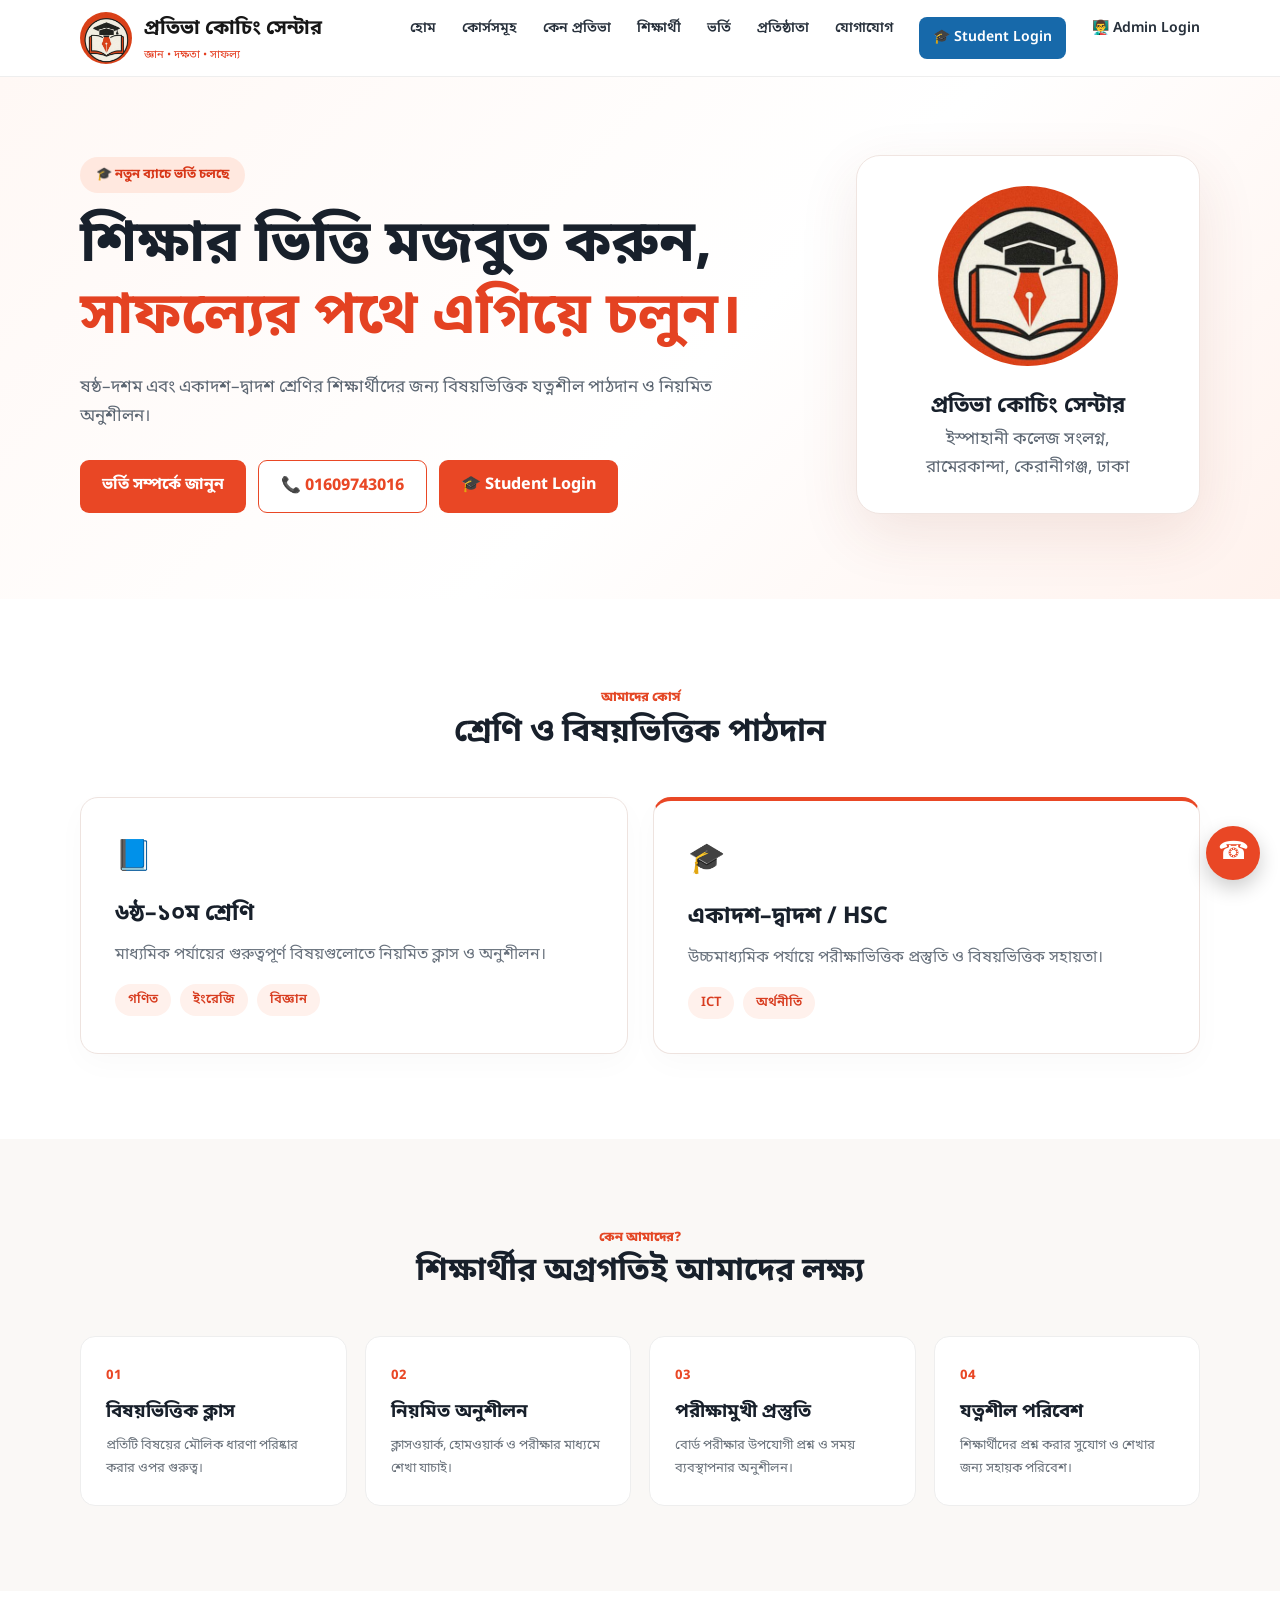
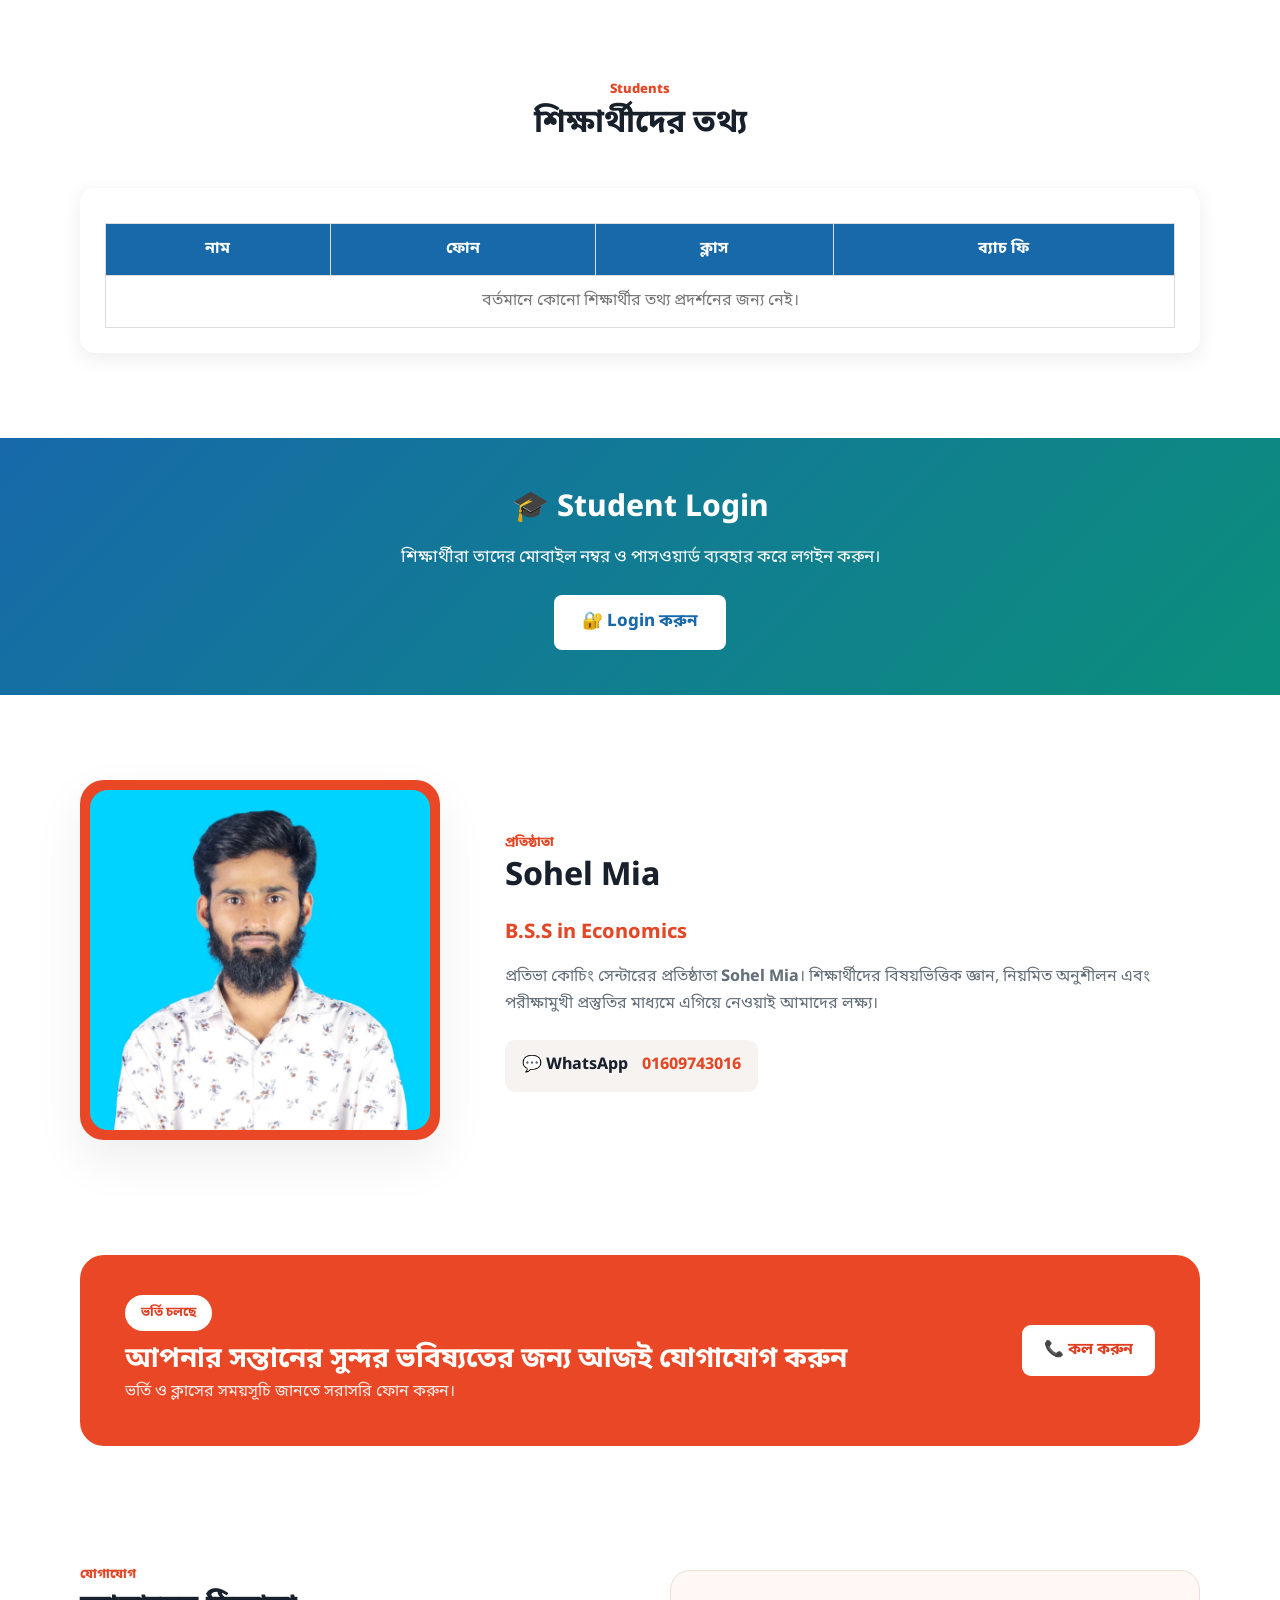
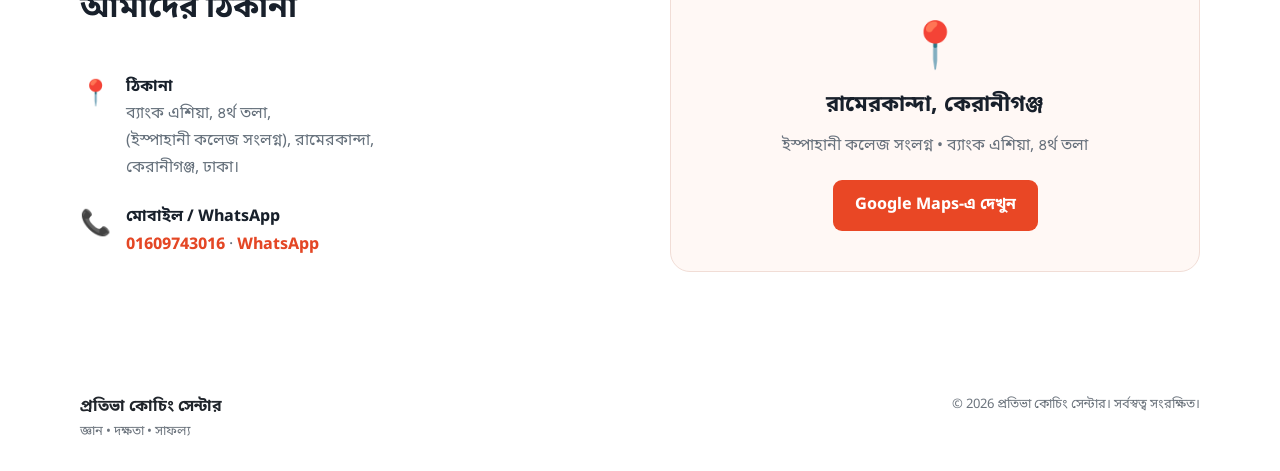
<file: index.html>
<!DOCTYPE html>
<html lang="bn">

<head>
  <meta charset="UTF-8">
  <meta name="viewport" content="width=device-width, initial-scale=1.0">

  <meta name="description"
    content="প্রতিভা কোচিং সেন্টার — ৬ষ্ঠ-১০ম এবং একাদশ-দ্বাদশ শ্রেণির নিয়মিত পাঠদান।">

  <title>প্রতিভা কোচিং সেন্টার</title>

  <link rel="stylesheet" href="style.css">

  <style>

    /* =========================
       STUDENT LOGIN BUTTON
    ========================= */

    .student-login-link {
      background: #1769aa;
      color: white !important;
      border-radius: 8px;
      padding: 9px 14px !important;
      font-weight: bold;
    }

    .student-login-link:hover {
      background: #0d4f82;
    }


    /* =========================
       STUDENT LOGIN SECTION
    ========================= */

    .student-login-section {
      background: linear-gradient(135deg, #1769aa, #0b8f7b);
      color: white;
      padding: 45px 20px;
      text-align: center;
    }

    .student-login-box {
      max-width: 800px;
      margin: auto;
    }

    .student-login-box h2 {
      font-size: 30px;
      margin-bottom: 10px;
    }

    .student-login-box p {
      font-size: 17px;
      margin-bottom: 22px;
    }

    .student-login-btn {
      display: inline-block;
      background: white;
      color: #1769aa;
      padding: 13px 28px;
      border-radius: 8px;
      text-decoration: none;
      font-weight: bold;
      font-size: 17px;
    }

    .student-login-btn:hover {
      background: #f0f0f0;
    }


    /* =========================
       STUDENT SECTION
    ========================= */

    .student-box {
      background: white;
      padding: 25px;
      border-radius: 15px;
      box-shadow: 0 5px 20px rgba(0,0,0,0.08);
      margin-top: 25px;
    }

    .student-table-wrapper {
      overflow-x: auto;
      margin-top: 10px;
    }

    .student-table {
      width: 100%;
      min-width: 600px;
      border-collapse: collapse;
    }

    .student-table th,
    .student-table td {
      border: 1px solid #ddd;
      padding: 12px;
      text-align: center;
    }

    .student-table th {
      background: #1769aa;
      color: white;
    }

    .student-empty {
      text-align: center;
      padding: 25px;
      color: #777;
    }

  </style>

</head>


<body>


<!-- =========================
     HEADER
========================= -->

<header class="header">

  <div class="container nav">

    <a class="brand" href="#home">

      <img
        src="logo.jpg"
        alt="প্রতিভা কোচিং সেন্টার লোগো"
      >

      <div>

        <strong>
          প্রতিভা কোচিং সেন্টার
        </strong>

        <span>
          জ্ঞান • দক্ষতা • সাফল্য
        </span>

      </div>

    </a>


    <button
      class="menu"
      aria-label="মেনু"
    >
      ☰
    </button>


    <nav id="navlinks">

      <a href="#home">
        হোম
      </a>

      <a href="#courses">
        কোর্সসমূহ
      </a>

      <a href="#why">
        কেন প্রতিভা
      </a>

      <a href="#students">
        শিক্ষার্থী
      </a>

      <a href="#admission">
        ভর্তি
      </a>

      <a href="#founder">
        প্রতিষ্ঠাতা
      </a>

      <a href="#contact">
        যোগাযোগ
      </a>

      <!-- STUDENT LOGIN -->

      <a
        href="student-login.html"
        class="student-login-link"
      >
        🎓 Student Login
      </a>

      <a
        herf="admin-login.html"
        class="admin-login-link"
        >
        👨‍🏫 Admin Login
        </a>
    </nav>

  </div>

</header>



<main>


<!-- =========================
     HOME
========================= -->

<section id="home" class="hero">

  <div class="container hero-grid">

    <div>

      <div class="badge">
        🎓 নতুন ব্যাচে ভর্তি চলছে
      </div>


      <h1>

        শিক্ষার ভিত্তি মজবুত করুন,

        <br>

        <em>
          সাফল্যের পথে এগিয়ে চলুন।
        </em>

      </h1>


      <p>

        ষষ্ঠ–দশম এবং একাদশ–দ্বাদশ শ্রেণির
        শিক্ষার্থীদের জন্য বিষয়ভিত্তিক
        যত্নশীল পাঠদান ও নিয়মিত অনুশীলন।

      </p>


      <div class="buttons">

        <a
          class="btn primary"
          href="#admission"
        >
          ভর্তি সম্পর্কে জানুন
        </a>


        <a
          class="btn outline"
          href="tel:01609743016"
        >
          📞 01609743016
        </a>


        <!-- STUDENT LOGIN -->

        <a
          class="btn primary"
          href="student-login.html"
        >
          🎓 Student Login
        </a>

      </div>

    </div>



    <div class="hero-card">

      <img
        src="logo.jpg"
        alt="প্রতিভা কোচিং সেন্টার"
      >


      <h3>
        প্রতিভা কোচিং সেন্টার
      </h3>


      <p>

        ইস্পাহানী কলেজ সংলগ্ন,

        <br>

        রামেরকান্দা, কেরানীগঞ্জ, ঢাকা

      </p>

    </div>

  </div>

</section>



<!-- =========================
     COURSES
========================= -->

<section
  id="courses"
  class="section"
>

  <div class="container">

    <div class="section-title">

      <span>
        আমাদের কোর্স
      </span>


      <h2>
        শ্রেণি ও বিষয়ভিত্তিক পাঠদান
      </h2>

    </div>



    <div class="cards">


      <article class="card">

        <div class="icon">
          📘
        </div>


        <h3>
          ৬ষ্ঠ–১০ম শ্রেণি
        </h3>


        <p>

          মাধ্যমিক পর্যায়ের গুরুত্বপূর্ণ
          বিষয়গুলোতে নিয়মিত ক্লাস ও অনুশীলন।

        </p>


        <ul>

          <li>
            গণিত
          </li>

          <li>
            ইংরেজি
          </li>

          <li>
            বিজ্ঞান
          </li>

        </ul>

      </article>



      <article class="card featured">

        <div class="icon">
          🎓
        </div>


        <h3>
          একাদশ–দ্বাদশ / HSC
        </h3>


        <p>

          উচ্চমাধ্যমিক পর্যায়ে পরীক্ষাভিত্তিক
          প্রস্তুতি ও বিষয়ভিত্তিক সহায়তা।

        </p>


        <ul>

          <li>
            ICT
          </li>

          <li>
            অর্থনীতি
          </li>

        </ul>

      </article>


    </div>

  </div>

</section>



<!-- =========================
     WHY
========================= -->

<section
  id="why"
  class="section soft"
>

  <div class="container">

    <div class="section-title">

      <span>
        কেন আমাদের?
      </span>


      <h2>
        শিক্ষার্থীর অগ্রগতিই আমাদের লক্ষ্য
      </h2>

    </div>



    <div class="features">


      <div>

        <b>
          01
        </b>


        <h3>
          বিষয়ভিত্তিক ক্লাস
        </h3>


        <p>

          প্রতিটি বিষয়ের মৌলিক ধারণা পরিষ্কার
          করার ওপর গুরুত্ব।

        </p>

      </div>



      <div>

        <b>
          02
        </b>


        <h3>
          নিয়মিত অনুশীলন
        </h3>


        <p>

          ক্লাসওয়ার্ক, হোমওয়ার্ক ও পরীক্ষার
          মাধ্যমে শেখা যাচাই।

        </p>

      </div>



      <div>

        <b>
          03
        </b>


        <h3>
          পরীক্ষামুখী প্রস্তুতি
        </h3>


        <p>

          বোর্ড পরীক্ষার উপযোগী প্রশ্ন ও
          সময় ব্যবস্থাপনার অনুশীলন।

        </p>

      </div>



      <div>

        <b>
          04
        </b>


        <h3>
          যত্নশীল পরিবেশ
        </h3>


        <p>

          শিক্ষার্থীদের প্রশ্ন করার সুযোগ ও
          শেখার জন্য সহায়ক পরিবেশ।

        </p>

      </div>


    </div>

  </div>

</section>



<!-- =========================
     STUDENTS
========================= -->

<section
  id="students"
  class="section"
>

  <div class="container">


    <div class="section-title">

      <span>
        Students
      </span>


      <h2>
        শিক্ষার্থীদের তথ্য
      </h2>

    </div>



    <div class="student-box">


      <div class="student-table-wrapper">


        <table class="student-table">


          <thead>

            <tr>

              <th>
                নাম
              </th>

              <th>
                ফোন
              </th>

              <th>
                ক্লাস
              </th>

              <th>
                ব্যাচ ফি
              </th>

            </tr>

          </thead>



          <tbody id="studentList">

            <tr>

              <td
                colspan="4"
                class="student-empty"
              >

                বর্তমানে কোনো শিক্ষার্থীর তথ্য
                প্রদর্শনের জন্য নেই।

              </td>

            </tr>

          </tbody>


        </table>


      </div>


    </div>

  </div>

</section>



<!-- =========================
     STUDENT LOGIN SECTION
========================= -->

<section class="student-login-section">

  <div class="student-login-box">

    <h2>
      🎓 Student Login
    </h2>

    <p>
      শিক্ষার্থীরা তাদের মোবাইল নম্বর ও
      পাসওয়ার্ড ব্যবহার করে লগইন করুন।
    </p>

    <a
      href="student-login.html"
      class="student-login-btn"
    >
      🔐 Login করুন
    </a>

  </div>

</section>



<!-- =========================
     FOUNDER
========================= -->

<section
  id="founder"
  class="section founder-section"
>

  <div class="container founder-grid">


    <div class="founder-photo">

      <img
        src="founder.jpg"
        alt="প্রতিষ্ঠাতা Sohel Mia"
      >

    </div>



    <div>


      <div class="section-title left">

        <span>
          প্রতিষ্ঠাতা
        </span>


        <h2>
          Sohel Mia
        </h2>

      </div>



      <h3 class="degree">

        B.S.S in Economics

      </h3>



      <p class="founder-text">

        প্রতিভা কোচিং সেন্টারের প্রতিষ্ঠাতা
        <strong>Sohel Mia</strong>।

        শিক্ষার্থীদের বিষয়ভিত্তিক জ্ঞান,
        নিয়মিত অনুশীলন এবং পরীক্ষামুখী
        প্রস্তুতির মাধ্যমে এগিয়ে নেওয়াই
        আমাদের লক্ষ্য।

      </p>



      <div class="founder-contact">

        <span>
          💬 WhatsApp
        </span>


        <a
          href="https://wa.me/8801609743016"
          target="_blank"
        >
          01609743016
        </a>

      </div>


    </div>

  </div>

</section>



<!-- =========================
     ADMISSION
========================= -->

<section
  id="admission"
  class="admission"
>

  <div class="container admission-box">


    <div>

      <span class="badge light">
        ভর্তি চলছে
      </span>


      <h2>

        আপনার সন্তানের সুন্দর ভবিষ্যতের জন্য
        আজই যোগাযোগ করুন

      </h2>


      <p>

        ভর্তি ও ক্লাসের সময়সূচি জানতে
        সরাসরি ফোন করুন।

      </p>

    </div>



    <a
      class="btn white"
      href="tel:01609743016"
    >
      📞 কল করুন
    </a>


  </div>

</section>



<!-- =========================
     CONTACT
========================= -->

<section
  id="contact"
  class="section"
>

  <div class="container contact-grid">


    <div>


      <div class="section-title left">

        <span>
          যোগাযোগ
        </span>


        <h2>
          আমাদের ঠিকানা
        </h2>

      </div>



      <div class="contact-item">

        <span>
          📍
        </span>


        <div>

          <strong>
            ঠিকানা
          </strong>


          <p>

            ব্যাংক এশিয়া, ৪র্থ তলা,

            <br>

            (ইস্পাহানী কলেজ সংলগ্ন),
            রামেরকান্দা,

            <br>

            কেরানীগঞ্জ, ঢাকা।

          </p>

        </div>

      </div>



      <div class="contact-item">

        <span>
          📞
        </span>


        <div>

          <strong>
            মোবাইল / WhatsApp
          </strong>


          <p>

            <a href="tel:01609743016">
              01609743016
            </a>

            ·

            <a
              href="https://wa.me/8801609743016"
              target="_blank"
            >
              WhatsApp
            </a>

          </p>

        </div>

      </div>


    </div>



    <div class="map-card">

      <div class="map-icon">
        📍
      </div>


      <h3>
        রামেরকান্দা, কেরানীগঞ্জ
      </h3>


      <p>

        ইস্পাহানী কলেজ সংলগ্ন
        • ব্যাংক এশিয়া, ৪র্থ তলা

      </p>


      <a
        class="btn primary"
        target="_blank"
        href="https://www.google.com/maps/search/?api=1&query=Bank+Asia+Ramerkanda+Keraniganj+Dhaka"
      >
        Google Maps-এ দেখুন
      </a>


    </div>

  </div>

</section>


</main>



<!-- =========================
     FOOTER
========================= -->

<footer>

  <div class="container footer">


    <div>

      <strong>
        প্রতিভা কোচিং সেন্টার
      </strong>


      <p>
        জ্ঞান • দক্ষতা • সাফল্য
      </p>

    </div>



    <p>

      ©

      <span id="year"></span>

      প্রতিভা কোচিং সেন্টার।

      সর্বস্বত্ব সংরক্ষিত।

    </p>


  </div>

</footer>



<!-- =========================
     FLOATING CALL BUTTON
========================= -->

<a
  class="float-call"
  href="tel:01609743016"
  aria-label="কল করুন"
>
  ☎
</a>



<!-- =========================
     JAVASCRIPT
========================= -->

<script>

document
  .getElementById('year')
  .textContent =
  new Date().getFullYear();


document
  .querySelector('.menu')
  .addEventListener('click', () => {

    document
      .getElementById('navlinks')
      .classList
      .toggle('open');

  });


document
  .querySelectorAll('#navlinks a')
  .forEach(a => {

    a.addEventListener('click', () => {

      document
        .getElementById('navlinks')
        .classList
        .remove('open');

    });

  });

</script>


</body>

  </html>
</file>
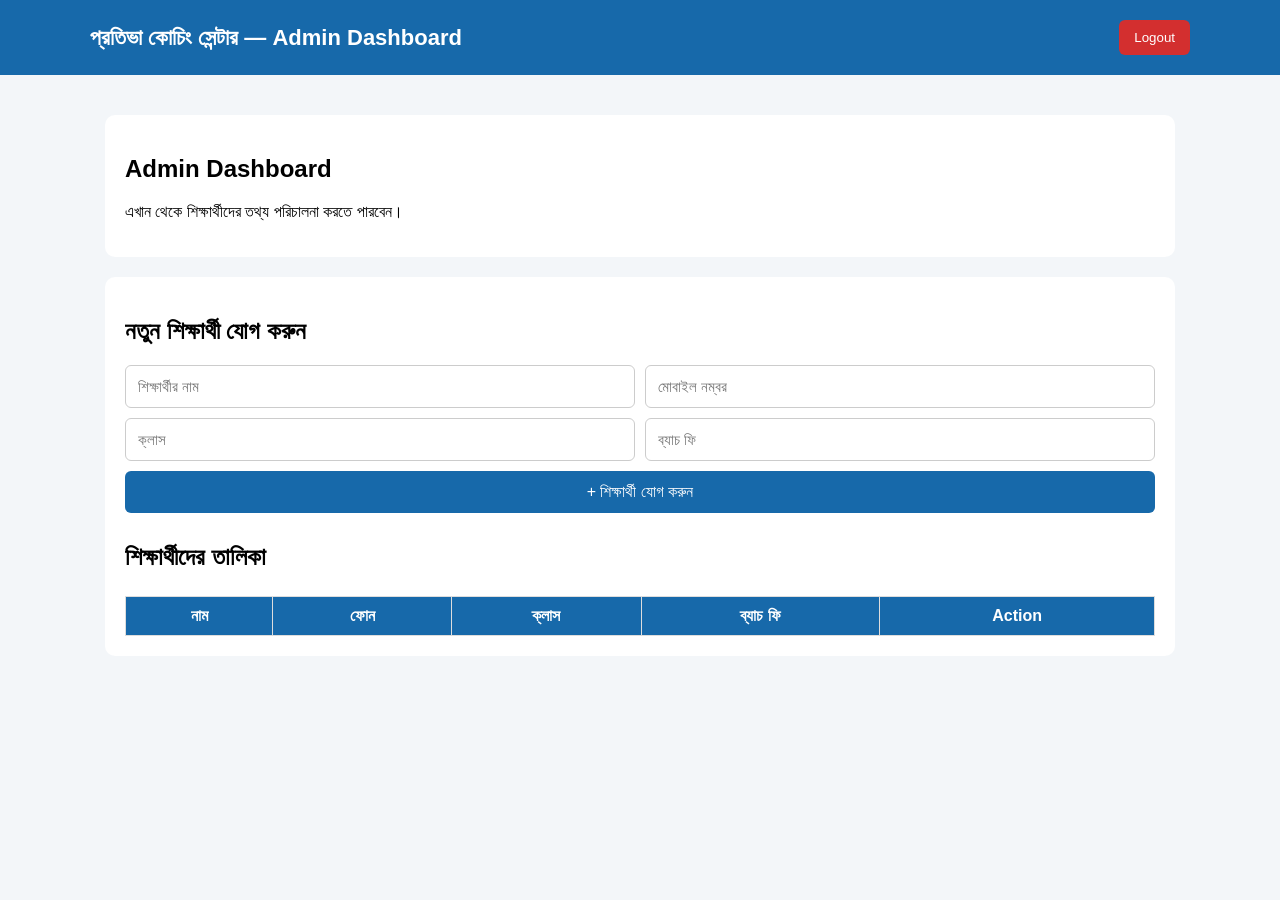
<file: admin-dashboard.html>
<!DOCTYPE html>
<html lang="bn">

<head>
  <meta charset="UTF-8">
  <meta name="viewport" content="width=device-width, initial-scale=1.0">

  <title>Admin Dashboard - প্রতিভা কোচিং সেন্টার</title>

  <style>

    * {
      box-sizing: border-box;
    }

    body {
      margin: 0;
      font-family: Arial, sans-serif;
      background: #f3f6f9;
    }

    header {
      background: #1769aa;
      color: white;
      padding: 20px;
    }

    .header-content {
      max-width: 1100px;
      margin: auto;
      display: flex;
      justify-content: space-between;
      align-items: center;
    }

    .header-content h1 {
      margin: 0;
      font-size: 22px;
    }

    .logout {
      background: #d32f2f;
      color: white;
      border: none;
      padding: 10px 15px;
      border-radius: 6px;
      cursor: pointer;
    }

    .container {
      max-width: 1100px;
      margin: 25px auto;
      padding: 15px;
    }

    .welcome {
      background: white;
      padding: 20px;
      border-radius: 10px;
      margin-bottom: 20px;
    }

    .student-box {
      background: white;
      padding: 20px;
      border-radius: 10px;
    }

    .student-form {
      display: grid;
      grid-template-columns: repeat(2, 1fr);
      gap: 10px;
      margin-top: 15px;
    }

    input {
      width: 100%;
      padding: 12px;
      border: 1px solid #ccc;
      border-radius: 6px;
      font-size: 15px;
    }

    .add-btn {
      grid-column: 1 / -1;
      background: #1769aa;
      color: white;
      border: none;
      padding: 12px;
      border-radius: 6px;
      cursor: pointer;
      font-size: 16px;
    }

    .table-wrapper {
      overflow-x: auto;
      margin-top: 25px;
    }

    table {
      width: 100%;
      min-width: 650px;
      border-collapse: collapse;
    }

    th,
    td {
      border: 1px solid #ddd;
      padding: 10px;
      text-align: center;
    }

    th {
      background: #1769aa;
      color: white;
    }

    .delete-btn {
      background: #d32f2f;
      color: white;
      border: none;
      padding: 7px 10px;
      border-radius: 5px;
      cursor: pointer;
    }

    @media (max-width: 600px) {

      .student-form {
        grid-template-columns: 1fr;
      }

      .add-btn {
        grid-column: auto;
      }

      .header-content {
        flex-direction: column;
        gap: 12px;
      }

    }

  </style>

</head>


<body>


<header>

  <div class="header-content">

    <h1>
      প্রতিভা কোচিং সেন্টার — Admin Dashboard
    </h1>

    <button class="logout" onclick="logout()">
      Logout
    </button>

  </div>

</header>



<div class="container">


  <div class="welcome">

    <h2>
      Admin Dashboard
    </h2>

    <p>
      এখান থেকে শিক্ষার্থীদের তথ্য পরিচালনা করতে পারবেন।
    </p>

  </div>



  <div class="student-box">

    <h2>
      নতুন শিক্ষার্থী যোগ করুন
    </h2>


    <div class="student-form">

      <input
        type="text"
        id="name"
        placeholder="শিক্ষার্থীর নাম"
      >

      <input
        type="text"
        id="phone"
        placeholder="মোবাইল নম্বর"
      >

      <input
        type="text"
        id="className"
        placeholder="ক্লাস"
      >

      <input
        type="number"
        id="fee"
        placeholder="ব্যাচ ফি"
      >

      <button
        class="add-btn"
        onclick="addStudent()"
      >
        + শিক্ষার্থী যোগ করুন
      </button>

    </div>



    <h2 style="margin-top:30px;">
      শিক্ষার্থীদের তালিকা
    </h2>


    <div class="table-wrapper">

      <table>

        <thead>

          <tr>

            <th>নাম</th>

            <th>ফোন</th>

            <th>ক্লাস</th>

            <th>ব্যাচ ফি</th>

            <th>Action</th>

          </tr>

        </thead>


        <tbody id="studentList">

        </tbody>

      </table>

    </div>

  </div>

</div>



<script>


function addStudent() {

  const name =
    document.getElementById("name").value.trim();

  const phone =
    document.getElementById("phone").value.trim();

  const className =
    document.getElementById("className").value.trim();

  const fee =
    document.getElementById("fee").value.trim();


  if (!name || !phone || !className || !fee) {

    alert("সব তথ্য পূরণ করুন।");

    return;

  }


  const table =
    document.getElementById("studentList");


  const row =
    table.insertRow();


  row.insertCell(0).textContent =
    name;

  row.insertCell(1).textContent =
    phone;

  row.insertCell(2).textContent =
    className;

  row.insertCell(3).textContent =
    fee;


  const action =
    row.insertCell(4);


  const button =
    document.createElement("button");


  button.textContent =
    "Delete";

  button.className =
    "delete-btn";


  button.onclick =
    function() {

      row.remove();

    };


  action.appendChild(button);


  document.getElementById("name").value = "";

  document.getElementById("phone").value = "";

  document.getElementById("className").value = "";

  document.getElementById("fee").value = "";

}



function logout() {

  window.location.href = "admin.html";

}


</script>


</body>

</html>
</file>
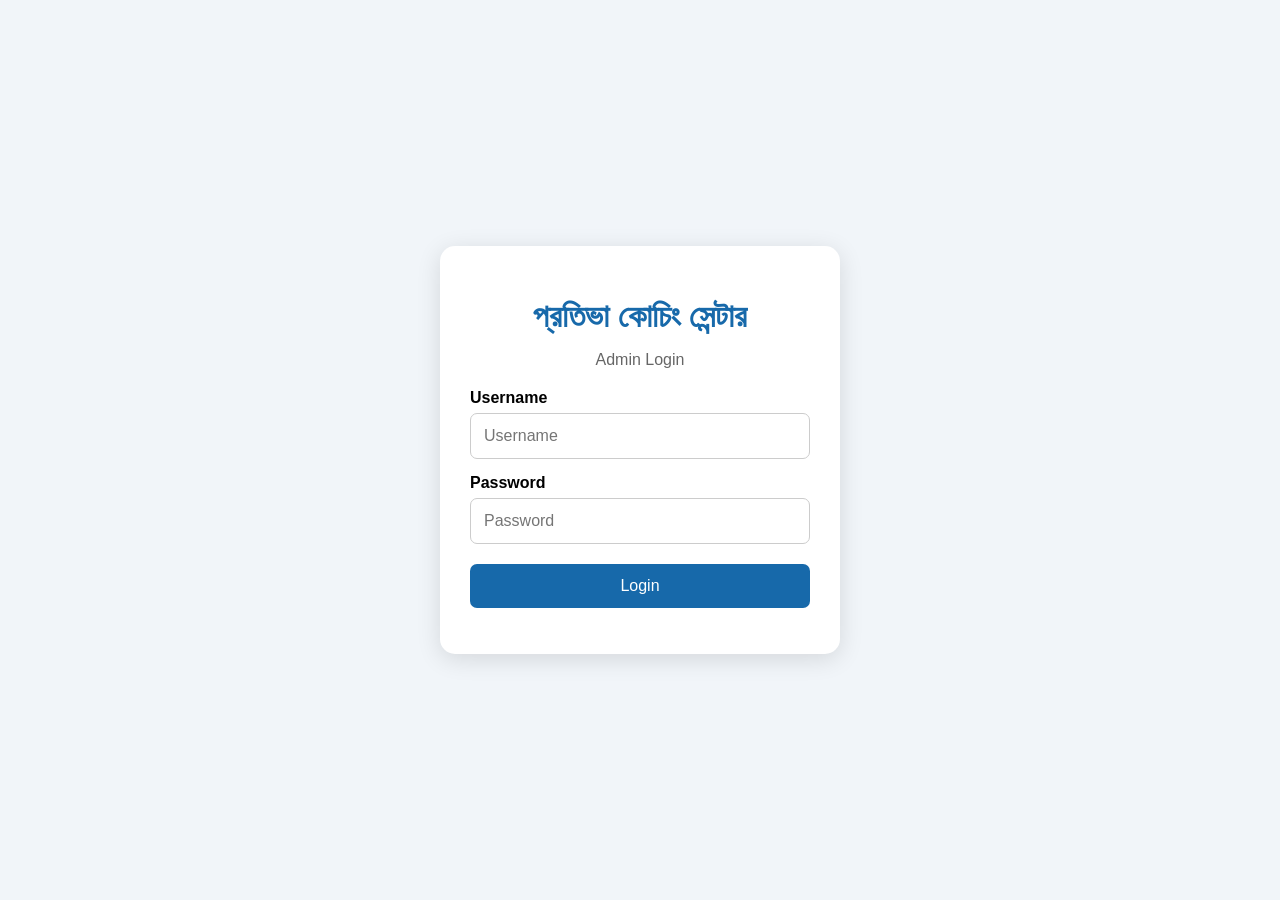
<file: admin.html>
<!DOCTYPE html>
<html lang="bn">
<head>
  <meta charset="UTF-8">
  <meta name="viewport" content="width=device-width, initial-scale=1.0">
  <title>Admin Login - প্রতিভা কোচিং সেন্টার</title>

  <style>
    * {
      box-sizing: border-box;
    }

    body {
      margin: 0;
      font-family: Arial, sans-serif;
      background: #f1f5f9;
      min-height: 100vh;
      display: flex;
      align-items: center;
      justify-content: center;
    }

    .login-box {
      width: 92%;
      max-width: 400px;
      background: white;
      padding: 30px;
      border-radius: 15px;
      box-shadow: 0 5px 25px rgba(0,0,0,0.12);
    }

    .logo {
      text-align: center;
      margin-bottom: 20px;
    }

    .logo h1 {
      color: #1769aa;
      margin-bottom: 5px;
    }

    .logo p {
      color: #666;
    }

    label {
      display: block;
      margin-top: 15px;
      margin-bottom: 6px;
      font-weight: bold;
    }

    input {
      width: 100%;
      padding: 13px;
      border: 1px solid #ccc;
      border-radius: 7px;
      font-size: 16px;
    }

    button {
      width: 100%;
      padding: 13px;
      margin-top: 20px;
      background: #1769aa;
      color: white;
      border: none;
      border-radius: 7px;
      font-size: 16px;
      cursor: pointer;
    }

    button:hover {
      background: #0d4f82;
    }

    #error {
      color: #d32f2f;
      text-align: center;
      margin-top: 15px;
    }
  </style>
</head>

<body>

<div class="login-box">

  <div class="logo">
    <h1>প্রতিভা কোচিং সেন্টার</h1>
    <p>Admin Login</p>
  </div>

  <label>Username</label>

  <input
    type="text"
    id="username"
    placeholder="Username"
  >

  <label>Password</label>

  <input
    type="password"
    id="password"
    placeholder="Password"
  >

  <button onclick="login()">
    Login
  </button>

  <p id="error"></p>

</div>


<script>

function login() {

  const username =
    document.getElementById("username").value;

  const password =
    document.getElementById("password").value;


  /*
    আপাতত পরীক্ষার জন্য:
    Username: admin
    Password: 123456
  */

  if (
    username === "admin" &&
    password === "123456"
  ) {

    window.location.href = "admin-dashboard.html";

  } else {

    document.getElementById("error").textContent =
      "Username অথবা Password ভুল!";

  }

}

</script>

</body>
</html>
</file>
<file: style.css>
@import url('https://fonts.googleapis.com/css2?family=Noto+Sans+Bengali:wght@400;500;600;700;800&display=swap');
*{box-sizing:border-box;margin:0;padding:0}html{scroll-behavior:smooth}body{font-family:'Noto Sans Bengali',sans-serif;color:#18202b;background:#fff;line-height:1.7}.container{width:min(1120px,92%);margin:auto}.header{position:sticky;top:0;z-index:20;background:rgba(255,255,255,.96);backdrop-filter:blur(10px);border-bottom:1px solid #eee}.nav{min-height:76px;display:flex;align-items:center;justify-content:space-between}.brand{display:flex;align-items:center;gap:12px;text-decoration:none;color:#171717}.brand img{width:52px;height:52px;border-radius:50%;object-fit:cover}.brand strong{display:block;font-size:20px}.brand span{display:block;font-size:11px;color:#e43d20}.nav nav{display:flex;gap:26px}.nav nav a{text-decoration:none;color:#27303b;font-weight:600;font-size:14px}.menu{display:none;background:none;border:0;font-size:26px}.hero{background:linear-gradient(135deg,#fff8f5,#fff 55%,#fff2ed);padding:78px 0 85px}.hero-grid{display:grid;grid-template-columns:1.35fr .65fr;gap:60px;align-items:center}.badge{display:inline-block;background:#ffe8df;color:#d83718;border-radius:50px;padding:7px 16px;font-size:13px;font-weight:700;margin-bottom:18px}.hero h1{font-size:clamp(34px,5vw,58px);line-height:1.25;margin-bottom:18px}.hero h1 em{font-style:normal;color:#e44222}.hero>div p,.hero-grid>div>p{max-width:650px;color:#5c6672;font-size:17px}.buttons{display:flex;gap:12px;margin-top:28px;flex-wrap:wrap}.btn{display:inline-block;padding:12px 22px;border-radius:9px;text-decoration:none;font-weight:700;transition:.2s}.primary{background:#e94725;color:#fff}.primary:hover{transform:translateY(-2px);box-shadow:0 8px 20px #e9472530}.outline{border:1px solid #e94725;color:#e94725;background:#fff}.white{background:#fff;color:#df3e1f}.hero-card{background:#fff;border-radius:24px;padding:30px;text-align:center;box-shadow:0 20px 60px #8c39201c;border:1px solid #f0e5e1}.hero-card img{width:180px;height:180px;border-radius:50%;object-fit:cover;margin-bottom:12px}.hero-card h3{font-size:22px}.hero-card p{font-size:13px;color:#727b85}.section{padding:85px 0}.soft{background:#faf8f6}.section-title{text-align:center;margin-bottom:42px}.section-title span{color:#e44725;font-weight:800;font-size:13px}.section-title h2{font-size:32px;line-height:1.35}.section-title.left{text-align:left}.cards{display:grid;grid-template-columns:1fr 1fr;gap:25px}.card{padding:34px;border:1px solid #eee3df;border-radius:18px;background:#fff;box-shadow:0 10px 30px #00000006}.card.featured{border-top:4px solid #e94725}.icon{font-size:30px;margin-bottom:12px}.card h3{font-size:23px}.card p{color:#6a737e;margin:8px 0 15px}.card ul{list-style:none;display:flex;gap:9px;flex-wrap:wrap}.card li{background:#fff1ec;color:#d83d20;padding:5px 13px;border-radius:30px;font-weight:600;font-size:13px}.features{display:grid;grid-template-columns:repeat(4,1fr);gap:18px}.features>div{background:#fff;padding:25px;border-radius:15px;border:1px solid #eee}.features b{color:#e94725;font-size:13px}.features h3{margin:7px 0}.features p{font-size:13px;color:#6c747d}.admission{padding:30px 0}.admission-box{background:#e94725;color:#fff;border-radius:24px;padding:40px 45px;display:flex;justify-content:space-between;align-items:center;gap:25px}.admission-box h2{font-size:28px;line-height:1.35}.admission-box p{opacity:.9}.badge.light{background:#fff;color:#df3e1f;margin-bottom:10px}.contact-grid{display:grid;grid-template-columns:1fr 1fr;gap:60px;align-items:center}.contact-item{display:flex;gap:15px;margin:22px 0}.contact-item>span{font-size:25px}.contact-item p{color:#66717c}.contact-item a{color:#e44725;text-decoration:none;font-weight:700}.map-card{background:#fff8f5;border:1px solid #f1ddd6;border-radius:20px;padding:40px;text-align:center}.map-icon{font-size:45px}.map-card h3{font-size:22px}.map-card p{color:#69727d;margin:8px 0 20px}.footer{padding:28px 0;display:flex;justify-content:space-between;gap:20px;color:#6c747d;font-size:13px}.footer strong{color:#20252b;font-size:16px}.float-call{position:fixed;right:20px;bottom:20px;width:54px;height:54px;border-radius:50%;background:#e94725;color:#fff;display:grid;place-items:center;text-decoration:none;font-size:25px;box-shadow:0 8px 20px #0003}.float-call:hover{transform:scale(1.05)}@media(max-width:800px){.menu{display:block}.nav nav{display:none;position:absolute;top:76px;left:0;right:0;background:#fff;padding:15px 5%;flex-direction:column;gap:5px;border-bottom:1px solid #eee}.nav nav.open{display:flex}.nav nav a{padding:9px}.hero{padding:55px 0}.hero-grid,.cards,.contact-grid{grid-template-columns:1fr}.hero-card{max-width:390px;margin:auto}.features{grid-template-columns:1fr 1fr}.admission-box{padding:30px;flex-direction:column;align-items:flex-start}.footer{flex-direction:column}}@media(max-width:480px){.brand strong{font-size:16px}.brand span{font-size:9px}.hero h1{font-size:34px}.section{padding:60px 0}.section-title h2{font-size:26px}.features{grid-template-columns:1fr}.card{padding:25px}.admission-box h2{font-size:23px}.footer{font-size:12px}}

.founder-section{background:#fff}
.founder-grid{display:grid;grid-template-columns:360px 1fr;gap:65px;align-items:center}
.founder-photo{background:#e94725;border-radius:24px;padding:10px;box-shadow:0 20px 50px #00000012}
.founder-photo img{display:block;width:100%;aspect-ratio:1/1;object-fit:cover;border-radius:18px}
.degree{font-size:20px;color:#e44725;margin:-25px 0 14px}
.founder-text{color:#65707b;max-width:650px}
.founder-contact{display:inline-flex;gap:14px;align-items:center;margin-top:22px;padding:12px 17px;background:#f7f3f1;border-radius:10px;font-weight:700}
.founder-contact a{color:#e44725;text-decoration:none}
@media(max-width:800px){.founder-grid{grid-template-columns:1fr;gap:30px}.founder-photo{max-width:340px;margin:auto}.degree{margin:-25px 0 14px}}
</file>
